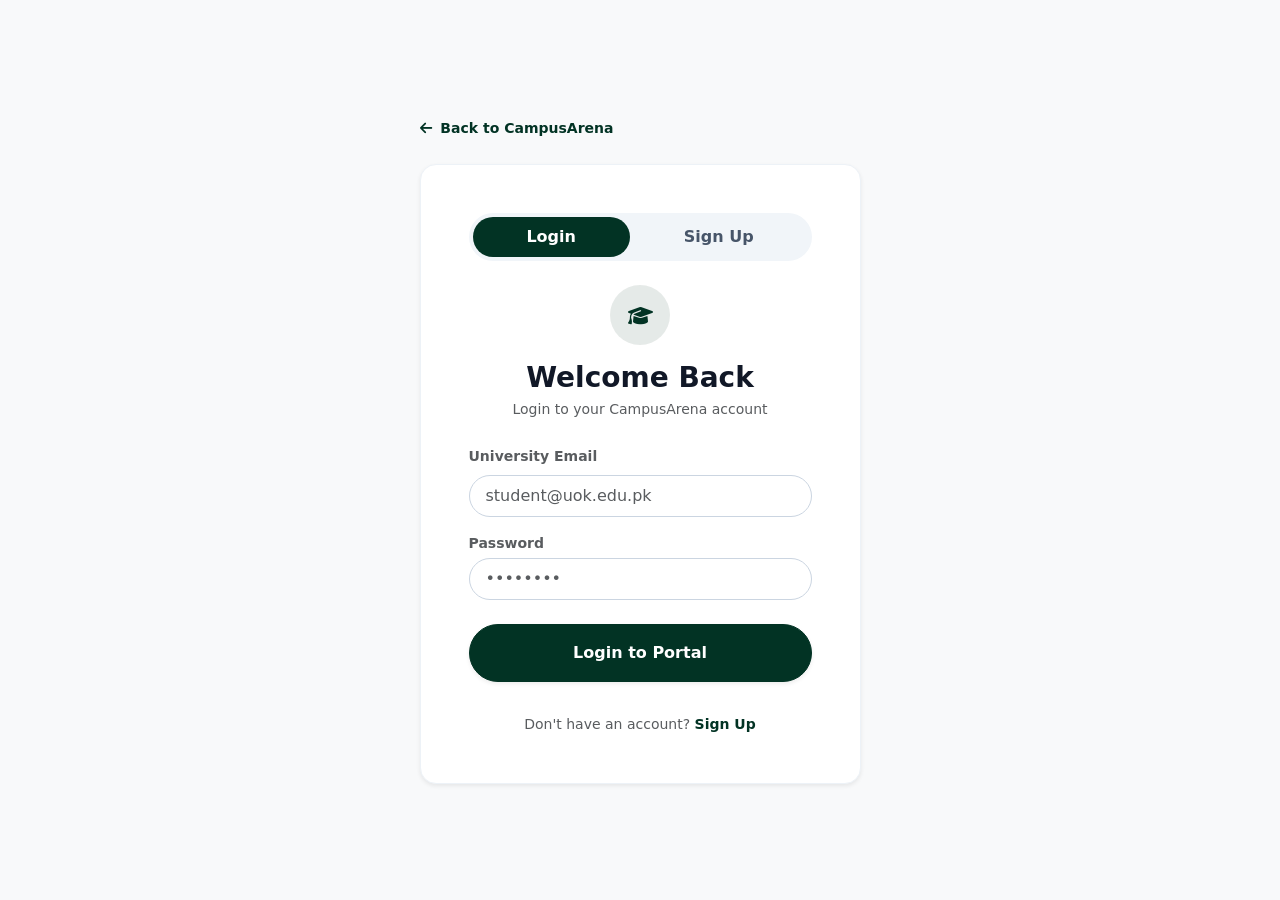
<file: login.html>
<!DOCTYPE html>
<html lang="en">

<head>
    <meta charset="UTF-8">
    <meta name="viewport" content="width=device-width, initial-scale=1.0">
    <title>Auth - CampusArena | KU Sports</title>
    <link href="https://cdn.jsdelivr.net/npm/bootstrap@5.3.0/dist/css/bootstrap.min.css" rel="stylesheet">
    <link rel="stylesheet" href="https://cdnjs.cloudflare.com/ajax/libs/font-awesome/6.4.0/css/all.min.css">
    <link rel="stylesheet" href="login.css">
</head>
<body class="bg-light">
    <div class="container d-flex align-items-center justify-content-center min-vh-100 py-5">
        <div class="row w-100 justify-content-center">
            <div class="col-md-6 col-lg-5">
                <div class="mb-4 text-center text-md-start">
                    <a href="index.html" class="text-decoration-none text-success fw-bold small">
                        <i class="fa-solid fa-arrow-left me-1"></i> Back to CampusArena
                    </a>
                </div>
                <!-- Card Container -->
                <div class="login-card p-4 p-md-5 rounded-4 shadow-sm bg-white">

                    <!-- Toggle Tabs to switch between Login and Sign Up -->
                    <ul class="nav nav-pills nav-fill mb-4 p-1 bg-light rounded-pill custom-auth-tabs" id="authTab"
                        role="tablist">
                        <li class="nav-item" role="presentation">
                            <button class="nav-link active rounded-pill py-2 fw-bold small text-dark" id="login-tab"
                                data-bs-toggle="pill" data-bs-target="#login-content" type="button" role="tab"
                                aria-controls="login-content" aria-selected="true">Login</button>
                        </li>
                        <li class="nav-item" role="presentation">
                            <button class="nav-link rounded-pill py-2 fw-bold small text-dark" id="signup-tab"
                                data-bs-toggle="pill" data-bs-target="#signup-content" type="button" role="tab"
                                aria-controls="signup-content" aria-selected="false">Sign Up</button>
                        </li>
                    </ul>

                    <!-- Tab Content Container -->
                    <div class="tab-content" id="authTabContent">

                        <!-- LOGIN FORM SECTION -->
                        <div class="tab-pane fade show active" id="login-content" role="tabpanel"
                            aria-labelledby="login-tab">
                            <div class="text-center mb-4">
                                <div class="login-icon-box bg-success-subtle text-success rounded-circle d-flex align-items-center justify-content-center mx-auto mb-3"
                                    style="width: 60px; height: 60px;">
                                    <i class="fa-solid fa-graduation-cap fa-lg"></i>
                                </div>
                                <h3 class="fw-black login-title-dark mb-1">
                                    Welcome Back</h3>
                                <p class="text-muted small">Login to your CampusArena account</p>
                            </div>
                            <form>
                                <div class="mb-3">
                                    <label class="form-label small
                                     fw-semibold text-muted" for="email">University Email

                                    </label>
                                    <input type="email" id="email" class="form-control rounded-pill px-3 py-2"
                                        placeholder="student@uok.edu.pk" required>
                                </div>
                                <div class="mb-4">
                                    <div class="d-flex justify-content-between align-items-center">
                                        <label class="form-label small fw-semibold text-muted mb-0"
                                            for="password">Password</label>

                                    </div>
                                    <input type="password" class="form-control rounded-pill px-3 py-2 mt-1"
                                        id="password" placeholder="••••••••" required>
                                </div>
                                <button type="submit"
                                    class="btn btn-success rounded-pill w-100 py-3 fw-bold shadow-sm mb-3">Login to
                                    Portal</button>
                            </form>
                            <p class="text-center small text-muted mb-0 mt-3">
                                Don't have an account? <a href="#signup-content" id="switchToSignup"
                                    class="text-success fw-bold text-decoration-none">Sign Up</a>
                            </p>
                        </div>

                        <!-- SIGN UP FORM SECTION -->
                        <div class="tab-pane fade" id="signup-content" role="tabpanel" aria-labelledby="signup-tab">
                            <div class="text-center mb-4">
                                <div class="login-icon-box bg-success-subtle text-success rounded-circle d-flex align-items-center justify-content-center mx-auto mb-3"
                                    style="width: 60px; height: 60px;">
                                    <i class="fa-solid fa-user-plus fa-lg"></i>
                                </div>
                                <h3 class="fw-black login-title-dark mb-1">Create Account</h3>
                                <p class="text-muted small">Join Karachi University sports portal</p>
                            </div>
                            <form>
                                <div class="mb-3">
                                    <label class="form-label small fw-semibold text-muted">Full Name</label>
                                    <input type="text" class="form-control 
            rounded-pill px-3 py-2" placeholder="Student" required>
                                </div>
                                <div class="mb-3">
                                    <label class="form-label small fw-semibold text-muted">University Email</label>
                                    <input type="email" class="form-control rounded-pill px-3 py-2"
                                        placeholder="student@uok.edu.pk" required>
                                </div>
                                <div class="mb-4">
                                    <label class="form-label small fw-semibold text-muted">Create Password</label>
                                    <input type="password" class="form-control rounded-pill px-3 py-2"
                                        placeholder="••••••••" required>
                                </div>
                                <button type="submit"
                                    class="btn btn-success rounded-pill w-100 py-3 fw-bold shadow-sm mb-3">Sign
                                    Up</button>
                            </form>
                            <p class="text-center small text-muted mb-0 mt-3">
                                Already have an account? <a href="#login-content" id="switchToLogin"
                                    class="text-success fw-bold text-decoration-none">Login</a>
                            </p>
                        </div>

                    </div>
                </div>

            </div>
        </div>
    </div>
    <!-- AUTH CONTAINER SECTION END -->

    <!-- Bootstrap JS Bundle -->
    <script src="https://cdn.jsdelivr.net/npm/bootstrap@5.3.0/dist/js/bootstrap.bundle.min.js"></script>
    <script src="login.js"></script>
    <script src="script.js"></script>
</body>

</html>
</file>
<file: login.css>
body {
    background-color: #f8fafc;
    transition: background-color 0.3s ease;
}

.login-card {
    background-color: #ffffff;
    border: 1px solid #edf2f7;
    transition: background-color 0.3s ease, border-color 0.3s ease;
}

.login-title-dark {
    color: #111827;
    font-weight: 800;
}

/* Custom Auth Tabs styling */
.custom-auth-tabs {
    background-color: #f1f5f9 !important;
}

.custom-auth-tabs .nav-link {
    color: #475569 !important;
    transition: all 0.3s ease;
}

.custom-auth-tabs .nav-link.active {
    background-color: #023324 !important; /* Updated from #022d20 */
    color: #ffffff !important;
}

/* Custom Override for text-success and link tags */
.text-success, a.text-success {
    color: #023324 !important;
}

/* Custom Override for standard Bootstrap buttons in login/signup */
.btn-success {
    background-color: #023324 !important;
    border-color: #023324 !important;
    transition: all 0.3s ease;
}

.btn-success:hover, .btn-success:focus, .btn-success:active {
    background-color: #011e15 !important; /* Thoda darker shade for hover effect */
    border-color: #011e15 !important;
}

/* Icon Box Custom Base Styling */
.login-icon-box {
    background-color: rgba(2, 51, 36, 0.1) !important; /* Semi-transparent #023324 */
    color: #023324 !important;
}

/* Form Controls */
.form-control {
    background-color: #ffffff;
    border: 1px solid #cbd5e1;
    color: #1e293b;
    transition: background-color 0.3s ease, border-color 0.3s ease, color 0.3s ease;
}

.form-control:focus {
    border-color: #023324 !important; /* Updated from #023021 */
    box-shadow: 0 0 0 0.25rem rgba(2, 51, 36, 0.15) !important; /* Updated green glow */
}

/* ==================== DARK MODE SUPPORT ==================== */
body.dark-mode {
    background-color: #0b1120 !important;
}

body.dark-mode .login-card {
    background-color: #1e293b !important;
    border-color: #334155 !important;
}

body.dark-mode .login-title-dark {
    color: #f8fafc !important;
}

body.dark-mode .text-muted {
    color: #94a3b8 !important;
}

body.dark-mode .custom-auth-tabs {
    background-color: #0f172a !important;
}

body.dark-mode .custom-auth-tabs .nav-link {
    color: #94a3b8 !important;
}

body.dark-mode .custom-auth-tabs .nav-link.active {
    background-color: #06563b !important; 
}

body.dark-mode .text-success, body.dark-mode a.text-success {
    color: #edf3f1 !important; 
}

body.dark-mode .btn-success {
    background-color: #044f36 !important;
    border-color: #023324 !important;
    color: white !important;
}

body.dark-mode .form-control {
    background-color: #0f172a !important;
    border-color: #334155 !important;
    color: #f8fafc !important;
}

body.dark-mode .form-control:focus {
    border-color: #023324 !important;
    box-shadow: 0 0 0 0.25rem rgba(2, 51, 36, 0.3) !important;
}

body.dark-mode .form-control::placeholder {
    color: #64748b !important;
}

body.dark-mode .login-icon-box {
    background-color: rgba(2, 106, 75, 0.3) !important; /* Updated from rgba(16, 185, 129, 0.15) */
    color: #f8fafc !important;
}
</file>
